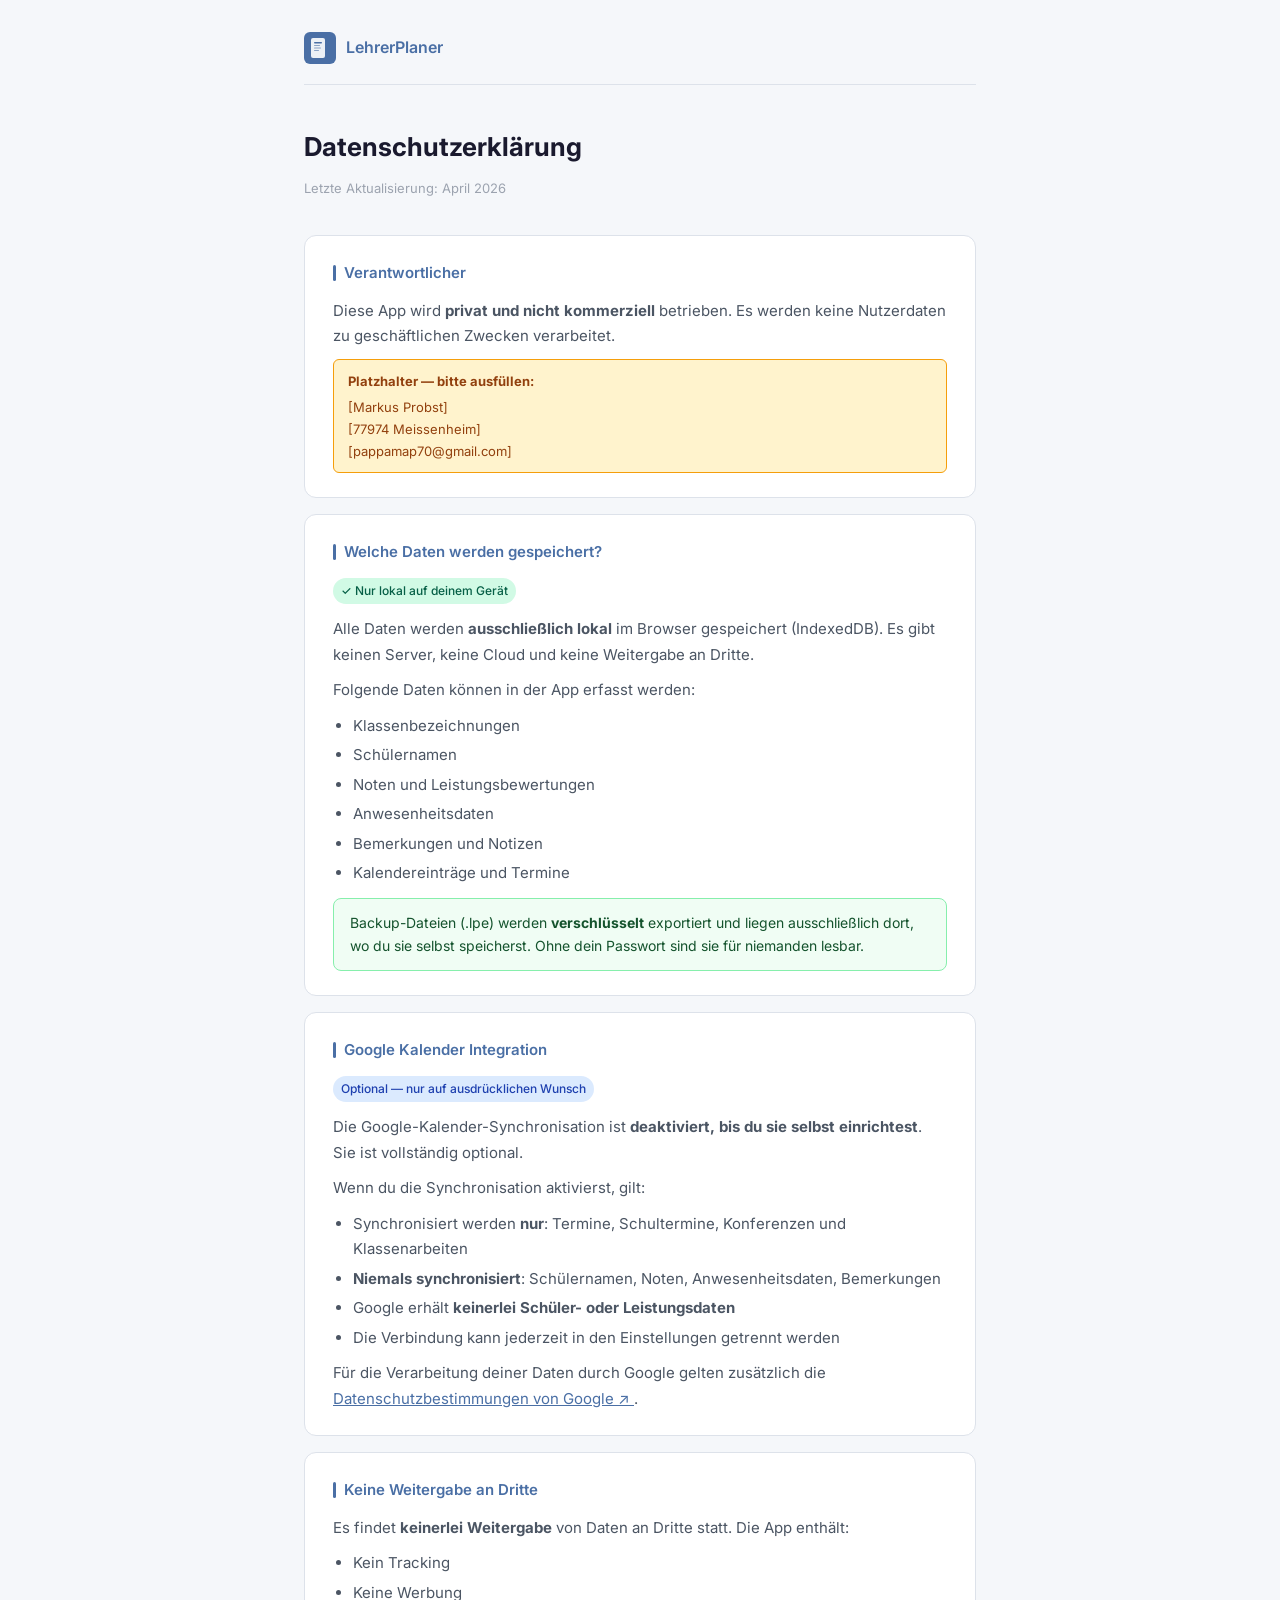
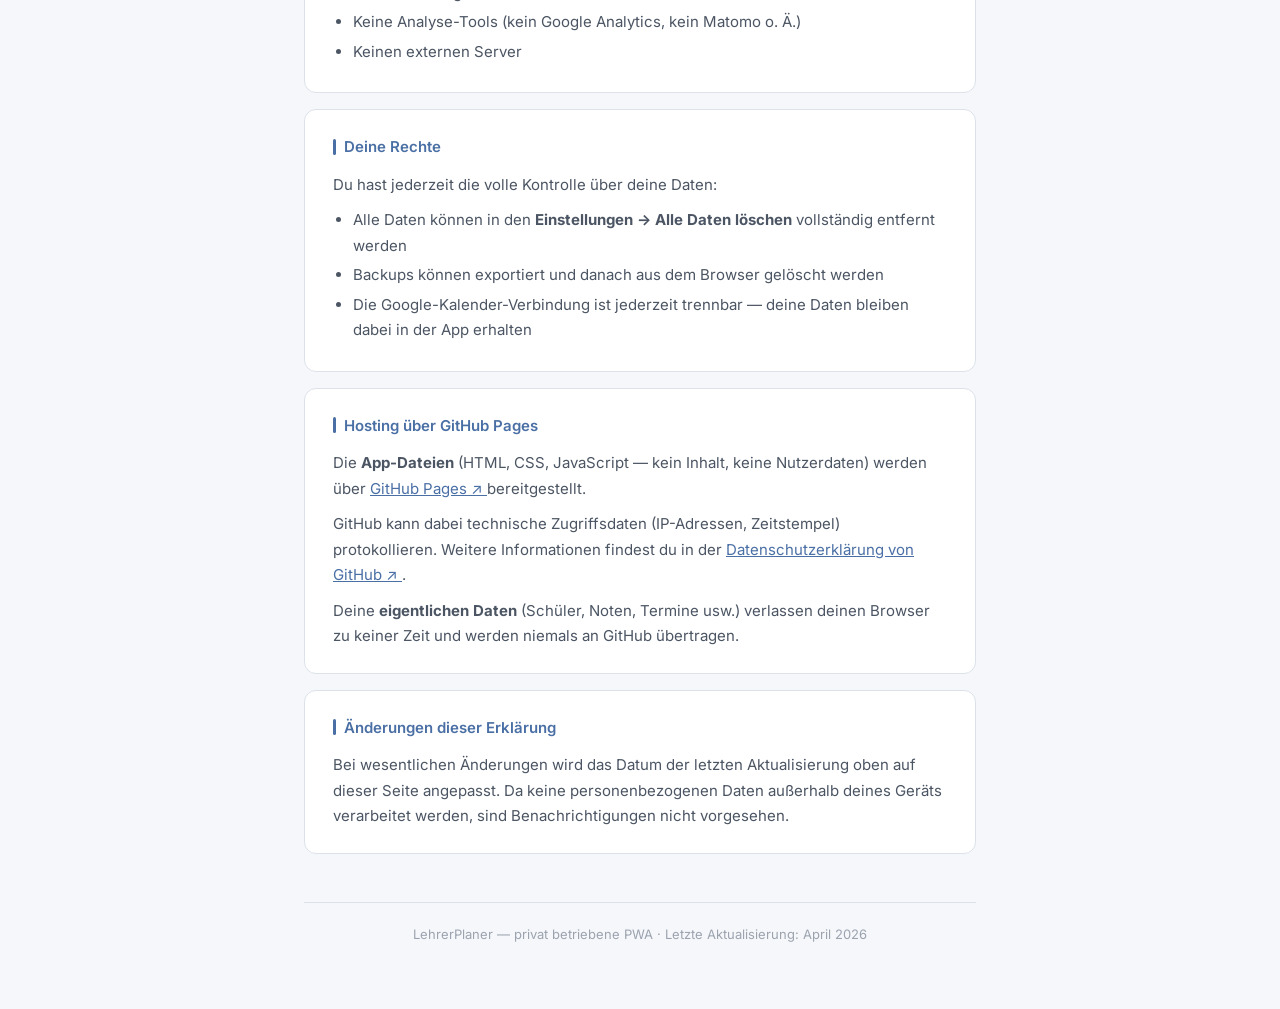
<file: datenschutz.html>
<!DOCTYPE html>
<html lang="de">
<head>
  <meta charset="UTF-8">
  <meta name="viewport" content="width=device-width, initial-scale=1.0">
  <meta name="robots" content="noindex">
  <title>Datenschutzerklärung — LehrerPlaner</title>
  <link rel="preconnect" href="https://fonts.googleapis.com">
  <link rel="stylesheet" href="https://fonts.googleapis.com/css2?family=Inter:wght@300;400;500;600;700&display=swap">
  <style>
    :root {
      --primary:      #4A6FA5;
      --primary-dark: #2d4f7a;
      --bg:           #F5F7FA;
      --surface:      #FFFFFF;
      --border:       #DDE2EA;
      --text:         #1A1A2E;
      --text-2:       #4B5563;
      --text-muted:   #9CA3AF;
      --success:      #10B981;
      --font:         'Inter', system-ui, -apple-system, sans-serif;
    }

    *, *::before, *::after { box-sizing: border-box; margin: 0; padding: 0; }

    body {
      font-family: var(--font);
      background: var(--bg);
      color: var(--text);
      font-size: 15px;
      line-height: 1.7;
    }

    .page {
      max-width: 720px;
      margin: 0 auto;
      padding: 32px 24px 64px;
    }

    /* Header */
    .site-header {
      display: flex;
      align-items: center;
      gap: 12px;
      margin-bottom: 40px;
      padding-bottom: 20px;
      border-bottom: 1px solid var(--border);
    }

    .site-header a {
      display: flex;
      align-items: center;
      gap: 10px;
      text-decoration: none;
      color: var(--primary);
      font-weight: 600;
      font-size: 16px;
    }

    .site-header a:hover { color: var(--primary-dark); }

    .header-logo-svg { width: 32px; height: 32px; flex-shrink: 0; }

    /* Document header */
    .doc-header { margin-bottom: 36px; }

    .doc-header h1 {
      font-size: 26px;
      font-weight: 700;
      color: var(--text);
      margin-bottom: 8px;
    }

    .doc-meta {
      font-size: 13px;
      color: var(--text-muted);
    }

    /* Sections */
    .section {
      background: var(--surface);
      border: 1px solid var(--border);
      border-radius: 12px;
      padding: 24px 28px;
      margin-bottom: 16px;
    }

    .section h2 {
      font-size: 15px;
      font-weight: 600;
      color: var(--primary);
      margin-bottom: 12px;
      display: flex;
      align-items: center;
      gap: 8px;
    }

    .section h2::before {
      content: '';
      display: inline-block;
      width: 3px;
      height: 16px;
      background: var(--primary);
      border-radius: 2px;
      flex-shrink: 0;
    }

    .section p { color: var(--text-2); margin-bottom: 10px; }
    .section p:last-child { margin-bottom: 0; }

    .section ul, .section ol {
      color: var(--text-2);
      padding-left: 20px;
      margin-bottom: 10px;
    }

    .section ul:last-child,
    .section ol:last-child { margin-bottom: 0; }

    .section li { margin-bottom: 4px; }

    .placeholder {
      background: #FFF3CD;
      border: 1px solid #F59E0B;
      border-radius: 6px;
      padding: 10px 14px;
      font-size: 13px;
      color: #92400E;
      margin-top: 10px;
    }

    .placeholder strong { display: block; margin-bottom: 4px; }

    .badge-local {
      display: inline-flex;
      align-items: center;
      gap: 4px;
      background: #D1FAE5;
      color: #065F46;
      font-size: 12px;
      font-weight: 500;
      padding: 3px 8px;
      border-radius: 20px;
      margin-bottom: 12px;
    }

    .badge-optional {
      display: inline-flex;
      align-items: center;
      gap: 4px;
      background: #DBEAFE;
      color: #1E40AF;
      font-size: 12px;
      font-weight: 500;
      padding: 3px 8px;
      border-radius: 20px;
      margin-bottom: 12px;
    }

    .highlight-box {
      background: #F0FDF4;
      border: 1px solid #86EFAC;
      border-radius: 8px;
      padding: 12px 16px;
      margin-top: 12px;
    }

    .highlight-box p { color: #14532D; margin: 0; font-size: 14px; }

    a { color: var(--primary); }
    a:hover { color: var(--primary-dark); }

    /* Footer */
    .site-footer {
      margin-top: 48px;
      padding-top: 20px;
      border-top: 1px solid var(--border);
      font-size: 13px;
      color: var(--text-muted);
      text-align: center;
    }

    /* Print */
    @media print {
      body { background: white; font-size: 12pt; }
      .site-header a { color: black; }
      .section { border: 1px solid #ccc; box-shadow: none; }
      .section h2 { color: black; }
      .section h2::before { background: black; }
      a { color: black; text-decoration: underline; }
      .back-link { display: none; }
    }

    @media (max-width: 600px) {
      .page { padding: 20px 16px 48px; }
      .section { padding: 18px 16px; }
      .doc-header h1 { font-size: 22px; }
    }
  </style>
</head>
<body>

<div class="page">

  <!-- Back to app -->
  <header class="site-header">
    <a href="/" class="back-link">
      <svg class="header-logo-svg" viewBox="0 0 32 32" fill="none" xmlns="http://www.w3.org/2000/svg">
        <rect width="32" height="32" rx="6" fill="#4A6FA5"/>
        <rect x="7" y="6" width="14" height="20" rx="2" fill="rgba(255,255,255,0.9)"/>
        <rect x="10" y="10" width="8" height="1.5" rx="0.75" fill="#4A6FA5"/>
        <rect x="10" y="13" width="6" height="1" rx="0.5" fill="rgba(74,111,165,0.6)"/>
        <rect x="10" y="15.5" width="7" height="1" rx="0.5" fill="rgba(74,111,165,0.6)"/>
        <rect x="10" y="18" width="5" height="1" rx="0.5" fill="rgba(74,111,165,0.6)"/>
      </svg>
      LehrerPlaner
    </a>
  </header>

  <!-- Title -->
  <div class="doc-header">
    <h1>Datenschutzerklärung</h1>
    <div class="doc-meta">Letzte Aktualisierung: April 2026</div>
  </div>

  <!-- Verantwortlicher -->
  <div class="section">
    <h2>Verantwortlicher</h2>
    <p>
      Diese App wird <strong>privat und nicht kommerziell</strong> betrieben.
      Es werden keine Nutzerdaten zu geschäftlichen Zwecken verarbeitet.
    </p>
    <div class="placeholder">
      <strong>Platzhalter — bitte ausfüllen:</strong>
      [Markus Probst]<br>
      [77974 Meissenheim]<br>
      [pappamap70@gmail.com]
    </div>
  </div>

  <!-- Datenspeicherung -->
  <div class="section">
    <h2>Welche Daten werden gespeichert?</h2>
    <div class="badge-local">✓ Nur lokal auf deinem Gerät</div>
    <p>
      Alle Daten werden <strong>ausschließlich lokal</strong> im Browser gespeichert
      (IndexedDB). Es gibt keinen Server, keine Cloud und keine Weitergabe an Dritte.
    </p>
    <p>Folgende Daten können in der App erfasst werden:</p>
    <ul>
      <li>Klassenbezeichnungen</li>
      <li>Schülernamen</li>
      <li>Noten und Leistungsbewertungen</li>
      <li>Anwesenheitsdaten</li>
      <li>Bemerkungen und Notizen</li>
      <li>Kalendereinträge und Termine</li>
    </ul>
    <div class="highlight-box">
      <p>
        Backup-Dateien (.lpe) werden <strong>verschlüsselt</strong> exportiert und
        liegen ausschließlich dort, wo du sie selbst speicherst.
        Ohne dein Passwort sind sie für niemanden lesbar.
      </p>
    </div>
  </div>

  <!-- Google Kalender -->
  <div class="section">
    <h2>Google Kalender Integration</h2>
    <div class="badge-optional">Optional — nur auf ausdrücklichen Wunsch</div>
    <p>
      Die Google-Kalender-Synchronisation ist <strong>deaktiviert, bis du sie
      selbst einrichtest</strong>. Sie ist vollständig optional.
    </p>
    <p>Wenn du die Synchronisation aktivierst, gilt:</p>
    <ul>
      <li>Synchronisiert werden <strong>nur</strong>: Termine, Schultermine,
          Konferenzen und Klassenarbeiten</li>
      <li><strong>Niemals synchronisiert</strong>: Schülernamen, Noten,
          Anwesenheitsdaten, Bemerkungen</li>
      <li>Google erhält <strong>keinerlei Schüler- oder Leistungsdaten</strong></li>
      <li>Die Verbindung kann jederzeit in den Einstellungen getrennt werden</li>
    </ul>
    <p>
      Für die Verarbeitung deiner Daten durch Google gelten zusätzlich die
      <a href="https://policies.google.com/privacy" target="_blank" rel="noopener noreferrer">
        Datenschutzbestimmungen von Google ↗
      </a>.
    </p>
  </div>

  <!-- Keine Weitergabe -->
  <div class="section">
    <h2>Keine Weitergabe an Dritte</h2>
    <p>
      Es findet <strong>keinerlei Weitergabe</strong> von Daten an Dritte statt.
      Die App enthält:
    </p>
    <ul>
      <li>Kein Tracking</li>
      <li>Keine Werbung</li>
      <li>Keine Analyse-Tools (kein Google Analytics, kein Matomo o. Ä.)</li>
      <li>Keinen externen Server</li>
    </ul>
  </div>

  <!-- Betroffenenrechte -->
  <div class="section">
    <h2>Deine Rechte</h2>
    <p>Du hast jederzeit die volle Kontrolle über deine Daten:</p>
    <ul>
      <li>Alle Daten können in den <strong>Einstellungen → Alle Daten löschen</strong>
          vollständig entfernt werden</li>
      <li>Backups können exportiert und danach aus dem Browser gelöscht werden</li>
      <li>Die Google-Kalender-Verbindung ist jederzeit trennbar —
          deine Daten bleiben dabei in der App erhalten</li>
    </ul>
  </div>

  <!-- Hosting -->
  <div class="section">
    <h2>Hosting über GitHub Pages</h2>
    <p>
      Die <strong>App-Dateien</strong> (HTML, CSS, JavaScript — kein Inhalt,
      keine Nutzerdaten) werden über
      <a href="https://pages.github.com" target="_blank" rel="noopener noreferrer">
        GitHub Pages ↗
      </a>
      bereitgestellt.
    </p>
    <p>
      GitHub kann dabei technische Zugriffsdaten (IP-Adressen, Zeitstempel)
      protokollieren. Weitere Informationen findest du in der
      <a href="https://docs.github.com/site-policy/privacy-policies/github-general-privacy-statement"
         target="_blank" rel="noopener noreferrer">
        Datenschutzerklärung von GitHub ↗
      </a>.
    </p>
    <p>
      Deine <strong>eigentlichen Daten</strong> (Schüler, Noten, Termine usw.)
      verlassen deinen Browser zu keiner Zeit und werden niemals an GitHub übertragen.
    </p>
  </div>

  <!-- Änderungen -->
  <div class="section">
    <h2>Änderungen dieser Erklärung</h2>
    <p>
      Bei wesentlichen Änderungen wird das Datum der letzten Aktualisierung
      oben auf dieser Seite angepasst. Da keine personenbezogenen Daten
      außerhalb deines Geräts verarbeitet werden, sind Benachrichtigungen
      nicht vorgesehen.
    </p>
  </div>

  <footer class="site-footer">
    LehrerPlaner — privat betriebene PWA · Letzte Aktualisierung: April 2026
  </footer>

</div>

</body>
</html>
</file>
